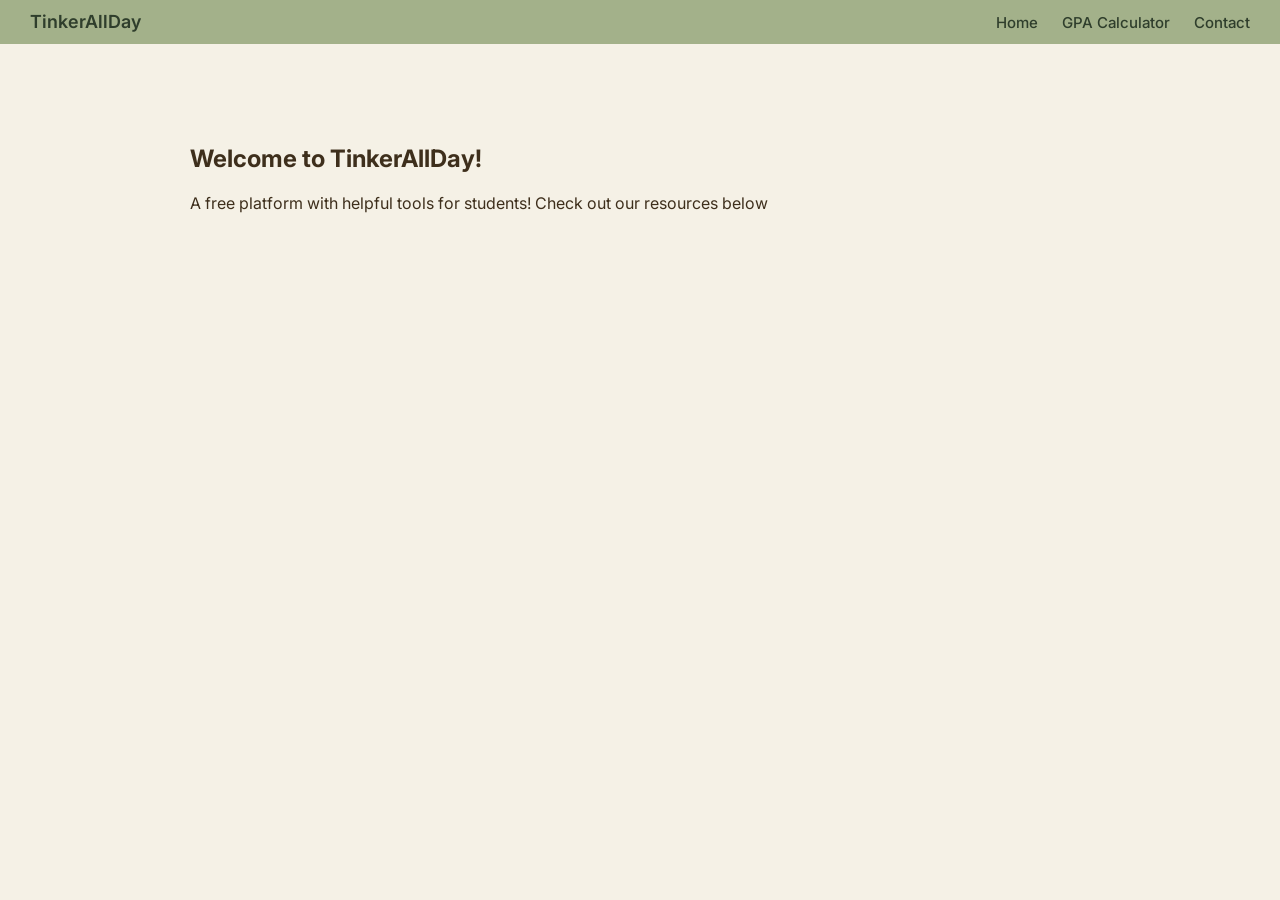
<file: index.html>
<!DOCTYPE html>
<html>
<head>
  <title>TinkerAllDay</title>
  <link href="https://fonts.googleapis.com/css2?family=Inter:wght@300;400;600&display=swap" rel="stylesheet">
  <link rel="stylesheet" href="style.css">
</head>

<body>

<nav>
  <h1>TinkerAllDay</h1>
  <div>
    <a href="index.html">Home</a>
    <a href="gpa.html">GPA Calculator</a>
    <a href="contact.html">Contact</a>
  </div>
</nav>

<div class="container">
  <h2>Welcome to TinkerAllDay!</h2>
  <p>A free platform with helpful tools for students! Check out our resources below</p>
</div>

</body>
</html>
</file>
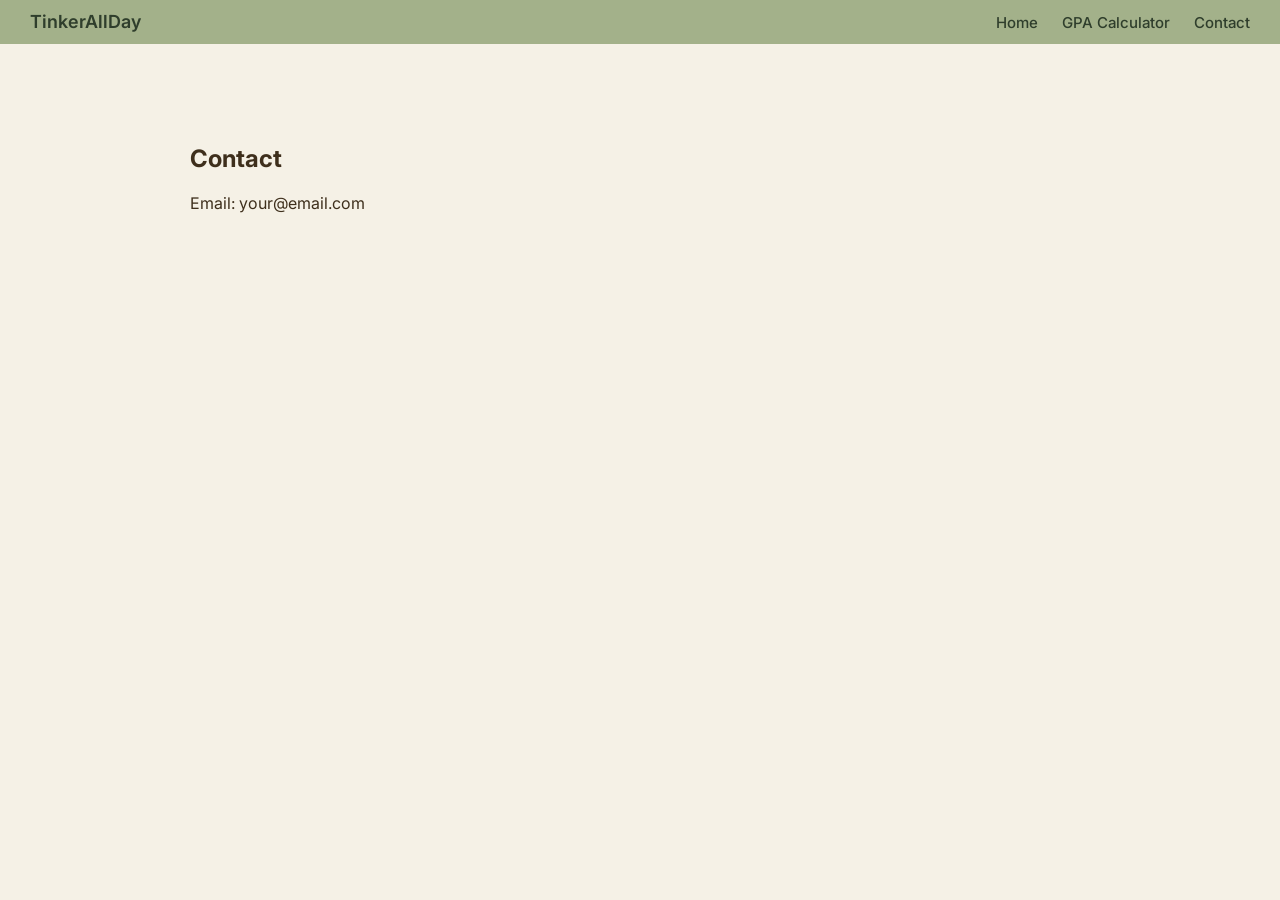
<file: contact.html>
<!DOCTYPE html>
<html>
<head>
  <title>Contact</title>
  <link href="https://fonts.googleapis.com/css2?family=Inter:wght@300;400;600&display=swap" rel="stylesheet">
  <link rel="stylesheet" href="style.css">
</head>

<body>

<nav>
  <h1>TinkerAllDay</h1>
  <div>
    <a href="index.html">Home</a>
    <a href="gpa.html">GPA Calculator</a>
    <a href="contact.html">Contact</a>
  </div>
</nav>

<div class="container">
  <h2>Contact</h2>
  <p>Email: your@email.com</p>
</div>

</body>
</html>
</file>
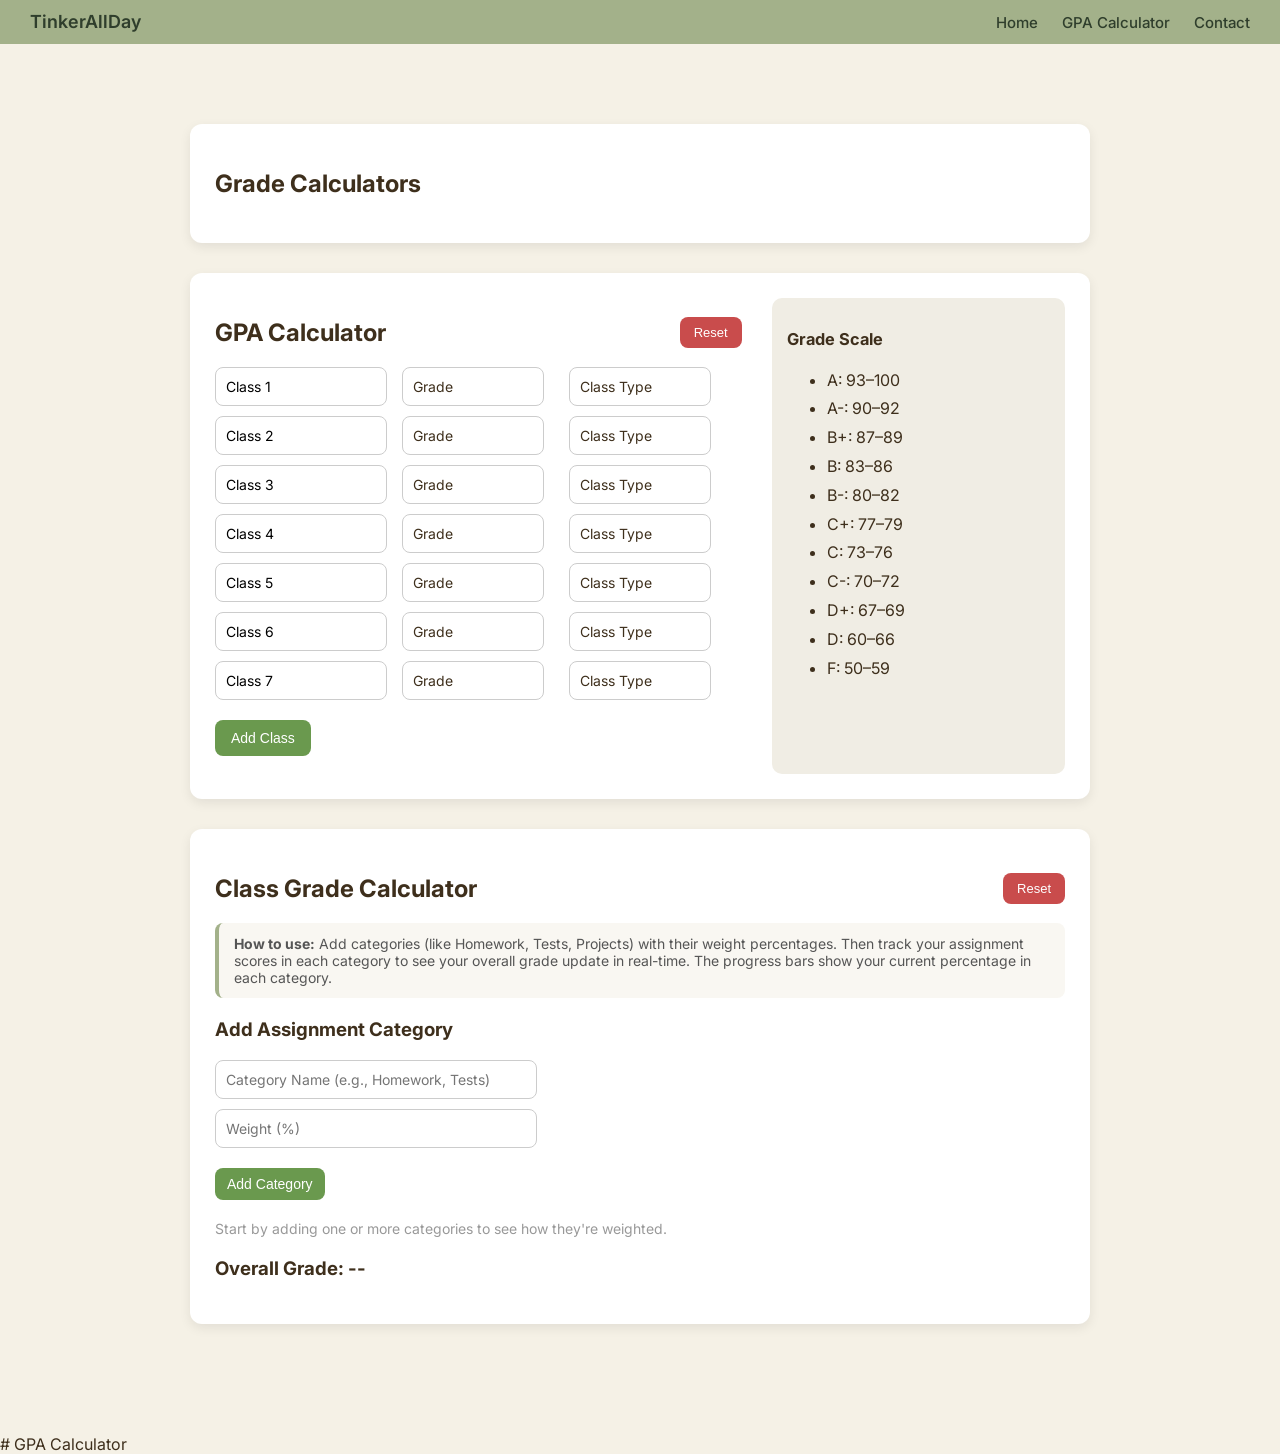
<file: gpa.html>
<!DOCTYPE html>
<html>
<head>
  <title>GPA Calculator</title>
  <link href="https://fonts.googleapis.com/css2?family=Inter:wght@300;400;600&display=swap" rel="stylesheet">
  <link rel="stylesheet" href="style.css">
</head>

<body>

<nav>
  <h1>TinkerAllDay</h1>
  <div>
    <a href="index.html">Home</a>
    <a href="gpa.html">GPA Calculator</a>
    <a href="contact.html">Contact</a>
  </div>
</nav>

<div class="container">

  <div class="panel">
    <h2>Grade Calculators</h2>
  </div>

  <div class="panel flex-panel">

  <div class="main">
    <div style="display: flex; justify-content: space-between; align-items: center;">
      <h2>GPA Calculator</h2>
      <button onclick="resetGPACalculator()" class="reset-btn">Reset</button>
    </div>

    <div id="classes"></div>

    <button onclick="addClass()">Add Class</button>

    <h3 id="gpaResult"></h3>
  </div>

  <div class="side">
    <h3>Grade Scale</h3>
    <ul style="font-size: 16px; line-height: 1.8;">
      <li>A: 93–100</li>
      <li>A-: 90–92</li>
      <li>B+: 87–89</li>
      <li>B: 83–86</li>
      <li>B-: 80–82</li>
      <li>C+: 77–79</li>
      <li>C: 73–76</li>
      <li>C-: 70–72</li>
      <li>D+: 67–69</li>
      <li>D: 60–66</li>
      <li>F: 50–59</li>
    </ul>
  </div>
  </div>

  <div class="panel simulator-panel">
    <div style="display: flex; justify-content: space-between; align-items: center;">
      <h2>Class Grade Calculator</h2>
      <button onclick="resetSimulator()" class="reset-btn">Reset</button>
    </div>
    
    <div style="background-color: #f9f7f2; padding: 12px 15px; border-radius: 8px; margin-bottom: 20px; border-left: 4px solid #a3b18a;">
      <p style="margin: 0; font-size: 14px; color: #555;"><strong>How to use:</strong> Add categories (like Homework, Tests, Projects) with their weight percentages. Then track your assignment scores in each category to see your overall grade update in real-time. The progress bars show your current percentage in each category.</p>
    </div>
    
    <div id="simulatorContainer"></div>
  </div>

</div>

<script>
  // Initialize simulator on page load
  window.addEventListener("DOMContentLoaded", function() {
    renderSimulator();
  });
</script>
<script src="script.js"></script>
</body>
</html>

# GPA Calculator
</file>
<file: style.css>
body {
  margin: 0;
  font-family: 'Inter', sans-serif;
  background-color: #f5f1e6;
  color: #3e2f1c;
}

nav {
  display: flex;
  justify-content: space-between;
  align-items: center;
  padding: 12px 30px; /* smaller */
  background-color: #a3b18a; /* sage green */
  color: #2f3e2c;
}

nav h1 {
  font-size: 18px;
  font-weight: 600;
  margin: 0;
  line-height: 1;
}

nav a {
  font-size: 15px;
  margin-left: 20px;
  text-decoration: none;
  color: #2f3e2c;
  font-weight: 500;
}

nav a:hover {
  opacity: 0.7;
}

.container {
  padding: 40px;
  max-width: 900px;
  margin: 40px auto;
}

.panel {
  background-color: #ffffff;
  padding: 25px;
  border-radius: 12px;
  box-shadow: 0 4px 12px rgba(0,0,0,0.08);
  margin-bottom: 30px;
  overflow: visible;
  z-index: 0;
  position: relative;
}

button {
  margin-top: 10px;
  padding: 10px 16px;
  background-color: #6a994e;
  border: none;
  border-radius: 8px;
  color: white;
  cursor: pointer;
  font-size: 14px;
  font-weight: 500;
  z-index: 0;
}

button:hover {
  opacity: 0.85;
}

.danger-btn {
  background-color: #c94c4c;
  color: white;
}

.danger-btn:hover {
  background-color: #e88888;
}

.small-btn {
  padding: 8px 12px;
  font-size: 13px;
}

.reset-btn {
  margin-top: 0;
  padding: 8px 14px;
  background-color: #c94c4c;
  font-size: 13px;
  font-weight: 500;
}

.reset-btn:hover {
  opacity: 0.75;
  background-color: #e88888;
}

input {
  display: block;
  width: 100%;
  max-width: 300px;
  margin: 10px 0;
  padding: 10px;
  border-radius: 8px;
  border: 1px solid #ccc;
  font-family: 'Inter', sans-serif;
  font-size: 14px;
}

.class-row {
  display: flex;
  gap: 15px;
  margin-bottom: 10px;
  align-items: center;
  position: relative;
  z-index: auto;
  overflow: visible;
}

.class-row.active {
  position: relative;
  z-index: 9999;
}

.class-name {
  display: inline-block !important;
  width: 150px !important;
  max-width: 150px !important;
  margin: 0 !important;
  padding: 10px !important;
  font-size: 14px !important;
  border-radius: 8px;
  border: 1px solid #ccc;
  flex-shrink: 0;
}

select {
  padding: 10px 30px 10px 10px;
  border-radius: 8px;
  border: 1px solid #ccc;
  background-color: #ffffff;
  font-size: 14px;
  font-family: 'Inter', sans-serif;
  cursor: pointer;
  background-image: url("data:image/svg+xml;utf8,<svg fill='%236a994e' height='16' viewBox='0 0 24 24' width='16'><path d='M7 10l5 5 5-5z'/></svg>");
  background-repeat: no-repeat;
  background-position: right 8px center;
  background-size: 16px;
  -webkit-appearance: none;
  -moz-appearance: none;
  appearance: none;
  padding-right: 35px;
}

.class-row > select {
  display: flex;
  flex: 1;
  width: auto;
  margin: 0;
}

select:hover {
  border-color: #a3b18a !important;
  box-shadow: 0 2px 6px rgba(0,0,0,0.1) !important;
}

select:focus {
  outline: none !important;
  border-color: #6a994e !important;
  box-shadow: 0 0 0 2px rgba(106, 153, 78, 0.1) !important;
}

select option {
  padding: 10px;
  background-color: #ffffff;
  color: #3e2f1c;
}

select option:checked {
  background-color: #a3b18a;
  color: #ffffff;
}

.flex-panel {
  display: flex;
  gap: 30px;
  z-index: 10;
}

.main {
  flex: 2;
}

.class-container {
  position: relative;
  overflow: visible;
}

.class-remove-btn {
  position: absolute;
  top: 50%;
  right: 5px;
  transform: translateY(-50%);
  z-index: 1;
  width: 30px;
  height: 30px;
  padding: 0;
  border: none;
  border-radius: 50%;
  background-color: #c94c4c;
  color: white;
  font-size: 16px;
  font-weight: bold;
  cursor: pointer;
  display: none;
  align-items: center;
  justify-content: center;
  line-height: 1;
  transition: background-color 0.2s;
}

.class-remove-btn:hover {
  background-color: #e88888;
}

.class-container:hover .class-remove-btn {
  display: flex;
}

.assignment-row {
  display: grid;
  grid-template-columns: minmax(110px, 1fr) auto minmax(110px, 1fr) auto;
  gap: 10px;
  align-items: center;
  margin-bottom: 12px;
}

.assignment-row .input-block {
  display: flex;
  flex-direction: column;
}

.assignment-row label {
  font-size: 12px;
  color: #555;
  margin-bottom: 4px;
}

.assignment-row .divider {
  display: flex;
  align-items: center;
  justify-content: center;
  color: #777;
  font-size: 16px;
}

.assignment-row input {
  width: 100%;
  min-width: 0;
  max-width: 180px;
}

.assignment-row button {
  align-self: center;
}

.category-card {
  border: 1px solid #ddd;
  padding: 15px;
  margin-bottom: 15px;
  border-radius: 8px;
}

.category-card h4 {
  margin: 0;
  font-size: 16px;
}

.category-card-header {
  display: flex;
  justify-content: space-between;
  align-items: center;
  gap: 10px;
}

.weighting-chart {
  display: flex;
  align-items: flex-end;
  gap: 16px;
  height: 180px;
  border-bottom: 2px solid #ddd;
  padding-bottom: 10px;
  overflow-x: auto;
}

.bar-group {
  display: flex;
  flex-direction: column;
  align-items: center;
  gap: 8px;
  min-width: 95px;
}

.bar-group .bars {
  display: flex;
  align-items: flex-end;
  gap: 6px;
  height: 130px;
}

.mini-bar {
  width: 18px;
  border-radius: 4px;
  box-shadow: 0 2px 4px rgba(0,0,0,0.08);
}

.bar-label {
  font-size: 11px;
  color: #555;
  text-align: center;
  line-height: 1.2;
}

.side {
  flex: 1;
  background-color: #f0ede4;
  padding: 15px;
  border-radius: 10px;
  font-size: 14px;
}

.simulator-panel {
  max-width: 900px;
  margin: 30px auto;
  z-index: 1;
}

.simulator-panel button:not(.danger-btn):not(.reset-btn) {
  padding: 8px 12px;
  background-color: #6a994e;
}

.custom-dropdown {
  position: relative;
  width: 140px;
  user-select: none;
  margin-right: 10px;
  background: #fff;
  border-radius: 8px;
  border: 1px solid #ccc;
  font-size: 14px;
  cursor: pointer;
  z-index: 9000;
}
.custom-dropdown .selected {
  padding: 10px;
  border-radius: 8px;
  font-size: 14px;
  color: #3e2f1c;
}
.custom-dropdown .dropdown-options {
  position: absolute;
  margin-top: 2px;
  background: #fff;
  border: 1px solid #dedede;
  border-radius: 8px;
  left: 0;
  right: 0;
  top: 100%;
  box-shadow: 0 2px 8px 0 rgba(30,30,60,0.07);
  z-index: 99999;
  display: none;
  max-height: 220px;
  overflow-y: auto;
  font-size: 14px;
}
.custom-dropdown .dropdown-options > div {
  padding: 10px;
  cursor: pointer;
}
.custom-dropdown .dropdown-options > div:hover,
.custom-dropdown .dropdown-options > div.selected {
  background: #eceae5;
}
</file>
